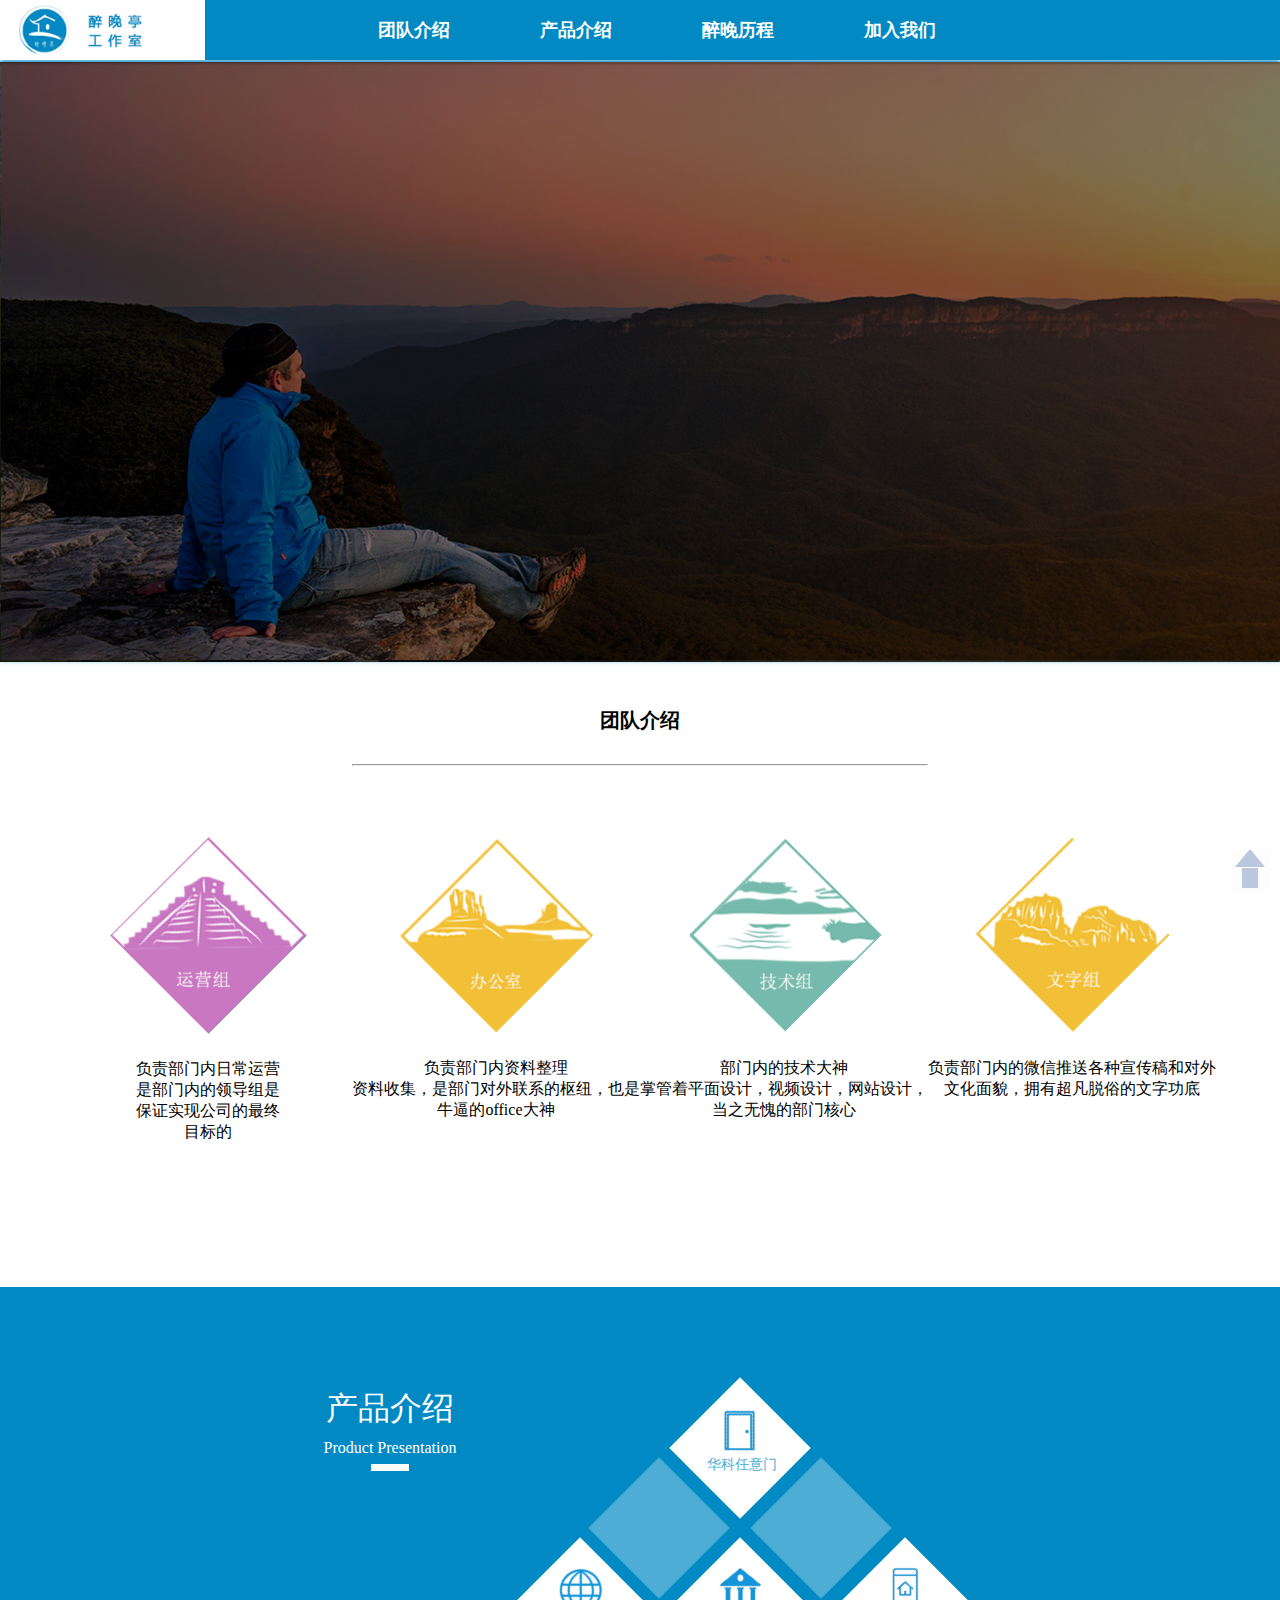
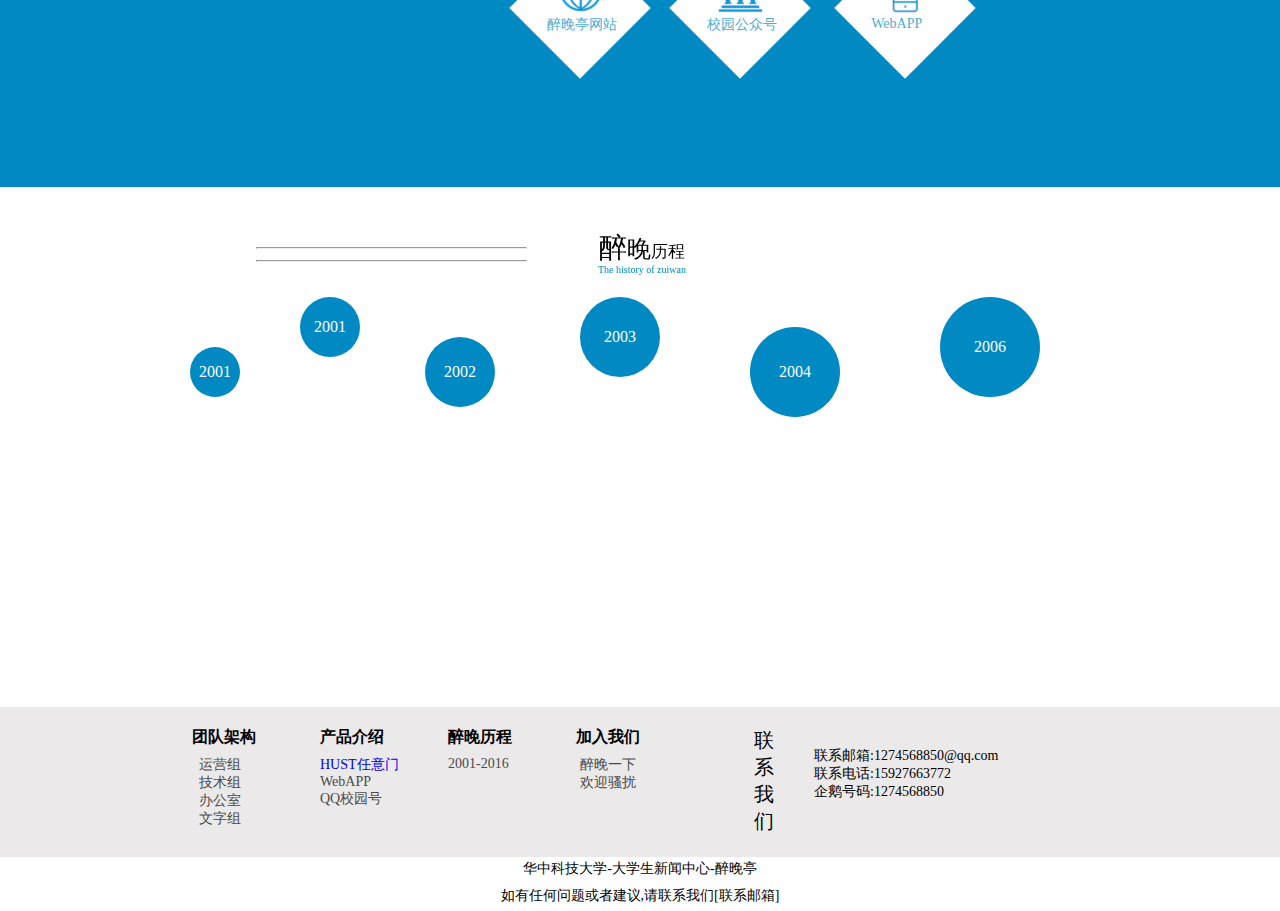
<file: home.html>
<!DOCTYPE html>
<html lang="en">
<head>
	<meta charset="UTF-8">
	<title>醉晚亭工作室</title>
	<link rel="stylesheet" href="style.css">
</head>
<body>
	<div id="arrow" onclick="pageScroll();">
		<span></span><p> </p>
	</div>
	<header>
		<div id="logo">
			<img src="images/logo.png">
		</div>
		<nav>
			<ul>
				<li><a href="#teamIntro">团队介绍</a></li>
				<li><a href="#productIntro">产品介绍</a></li>
				<li><a href="#course">醉晚历程</a></li>
				<li><a href="#footer">加入我们</a></li>
			</ul>
		</nav>
	</header>
	
	<section id="carousel">
		<div id="cover">
		</div>
	</section>

	<section id="teamIntro" >
		<h2>团队介绍<hr></h2>
		<ul class="clearfix">
			<li>
				<img src="images/team01.png" alt="">
				<p>负责部门内日常运营<br>
					 是部门内的领导组是<br>
					 保证实现公司的最终<br>目标的</p>
			</li>
			<li>
				<img src="images/team02.png" alt="">
				<p>负责部门内资料整理<br>资料收集，是部门对外联系的枢纽，也是<br>牛逼的office大神</p>
			</li>
			<li>
				<img src="images/team03.png" alt="">
				<p>部门内的技术大神<br>
					掌管着平面设计，视频设计，网站设计，当之无愧的部门核心</p>
			</li>
			<li>
				<img src="images/team04.png" alt="">
				<p>负责部门内的微信推送各种宣传稿和对外文化面貌，拥有超凡脱俗的文字功底</p>
			</li>
		</ul>
	</section>

	<section id="productIntro">
		<div id="prod-main">
			<div id="left-font">
				<h1>产品介绍</h1>
				<span>Product Presentation<hr></span>
			</div>
				<div class="imgSty"><p>WebAPP</p></div>
				<div class="imgSty"><p></p></div>
				<div class="imgSty"><p>华科任意门</p></div>
				<div class="imgSty"><p></p></div>
				<div class="imgSty"><p>校园公众号</p></div>
				<div class="imgSty"><p>醉晚亭网站</p></div>
		</div>
	</section>

	<section id="course">
		<div id="headline">
			<hr><span>醉<i>晚</i>历程<br><br><br><br><br><br><b>The history of zuiwan</b></span><hr>
		</div>
		<div id="course-main">
			<ul>
				<li><p>2001</p><span></span></li>
				<li><p>2001</p><span></span></li>
				<li><p>2002</p><span></span></li>
				<li><p>2003</p><span></span></li>
				<li><p>2004</p><span></span></li>
				<li><p>2006</p><span></span></li>
			</ul>
		</div>
	</section>

	<footer id="footer">
		<ul id="foot">
			<li>
				<ul>
					<li>团队架构</li>
					<li>&nbsp;&nbsp;运营组</li>
					<li>&nbsp;&nbsp;技术组</li>
					<li>&nbsp;&nbsp;办公室</li>
					<li>&nbsp;&nbsp;文字组</li>
				</ul>
			</li>
			<li>
				<ul>
					<li>产品介绍</li>
					<li><a href="http://www.hustgate.com">HUST任意门</a></li>
					<li>WebAPP</li>
					<li>QQ校园号</li>
				</ul>
			</li>
			<li>
				<ul>
					<li>醉晚历程</li>
					<li>2001-2016</li>
				</ul>
			</li>
			<li>
				<ul>
					<li>加入我们</li>
					<li>&nbsp;醉晚一下</li>
					<li>&nbsp;欢迎骚扰</li>
				</ul>
			</li>
		</ul>
         <div class="footright">
         	<p class="us">联系我们</p>
         	<div class="contact">
         		<p>联系邮箱:1274568850@qq.com</p>
         		<p>联系电话:15927663772</p>
         		<p>企鹅号码:1274568850</p>
         	</div>
         </div>
         <div class="clear"></div>
         <p class="bottom">华中科技大学-大学生新闻中心-醉晚亭</p>
         <p class="bottom">如有任何问题或者建议,请联系我们[联系邮箱]</p>
	</footer>
	<script src="banner.js"></script>
</body>
</html>
</file>
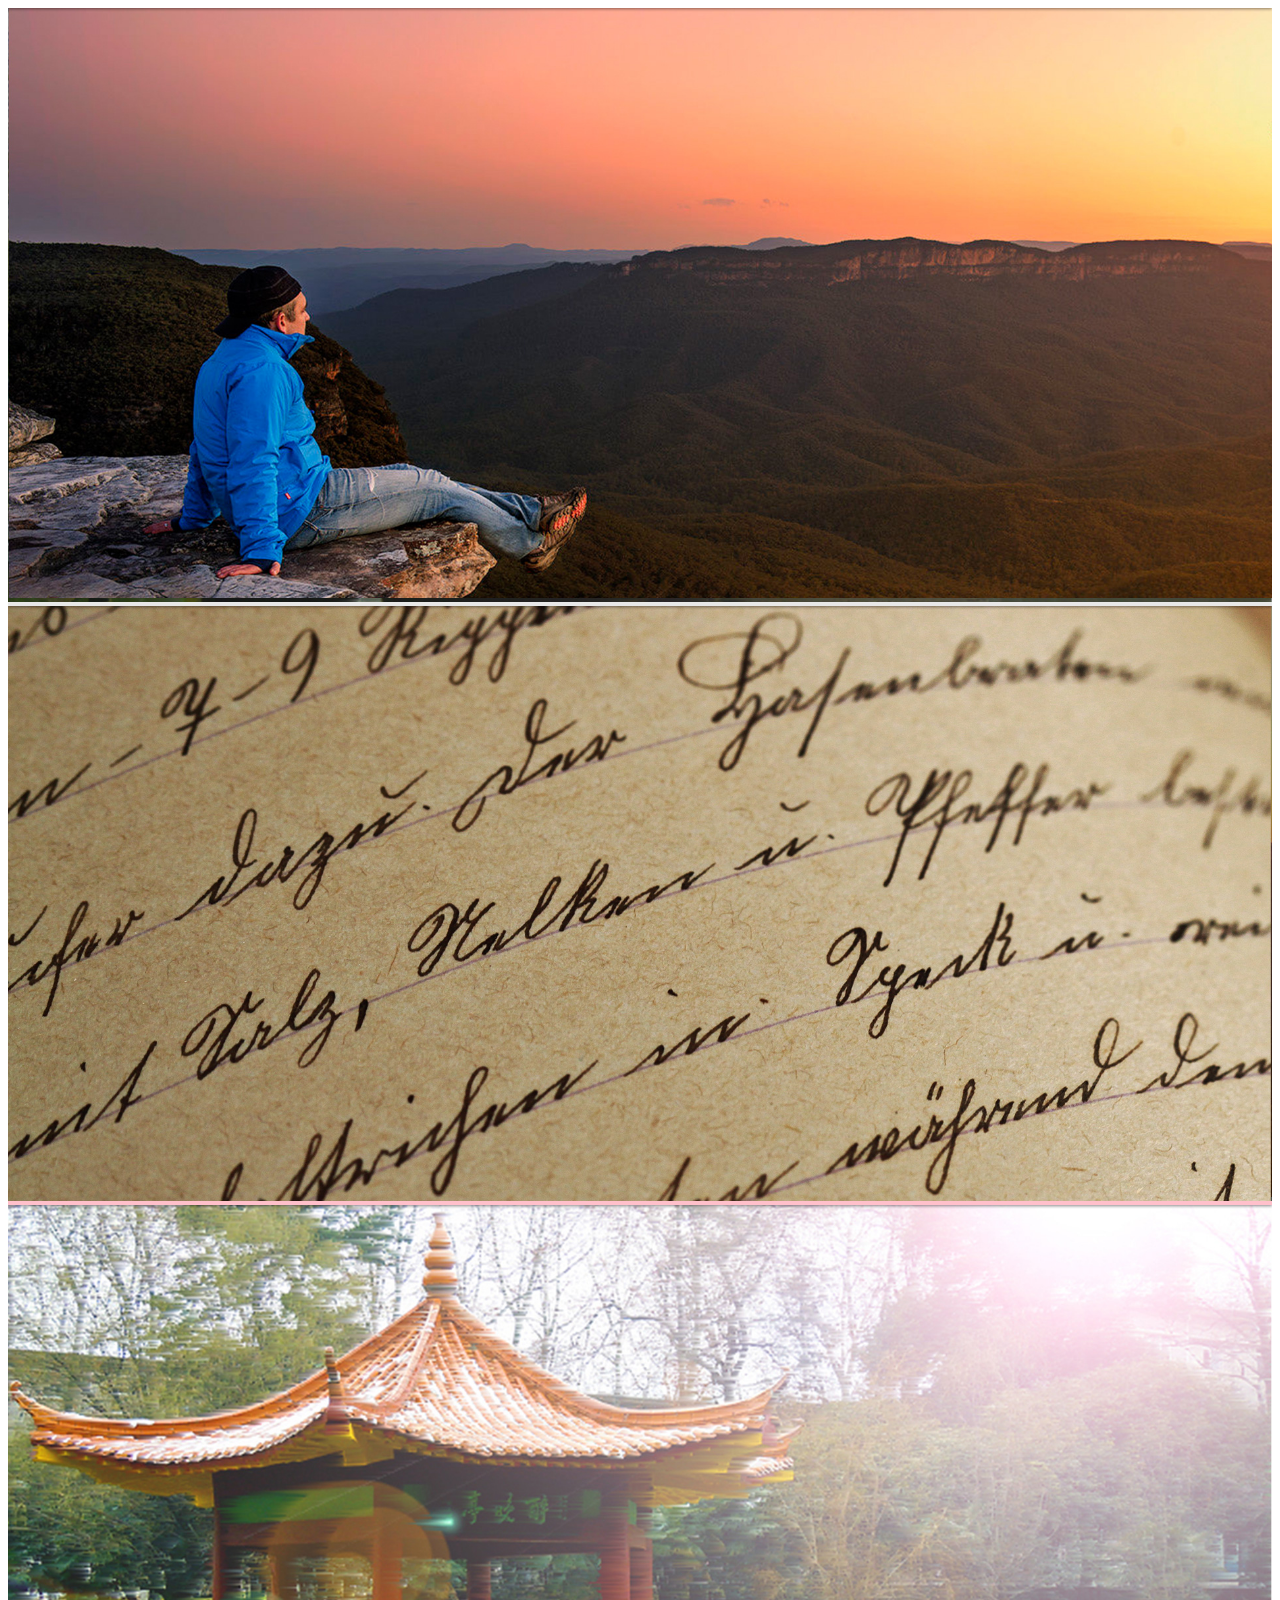
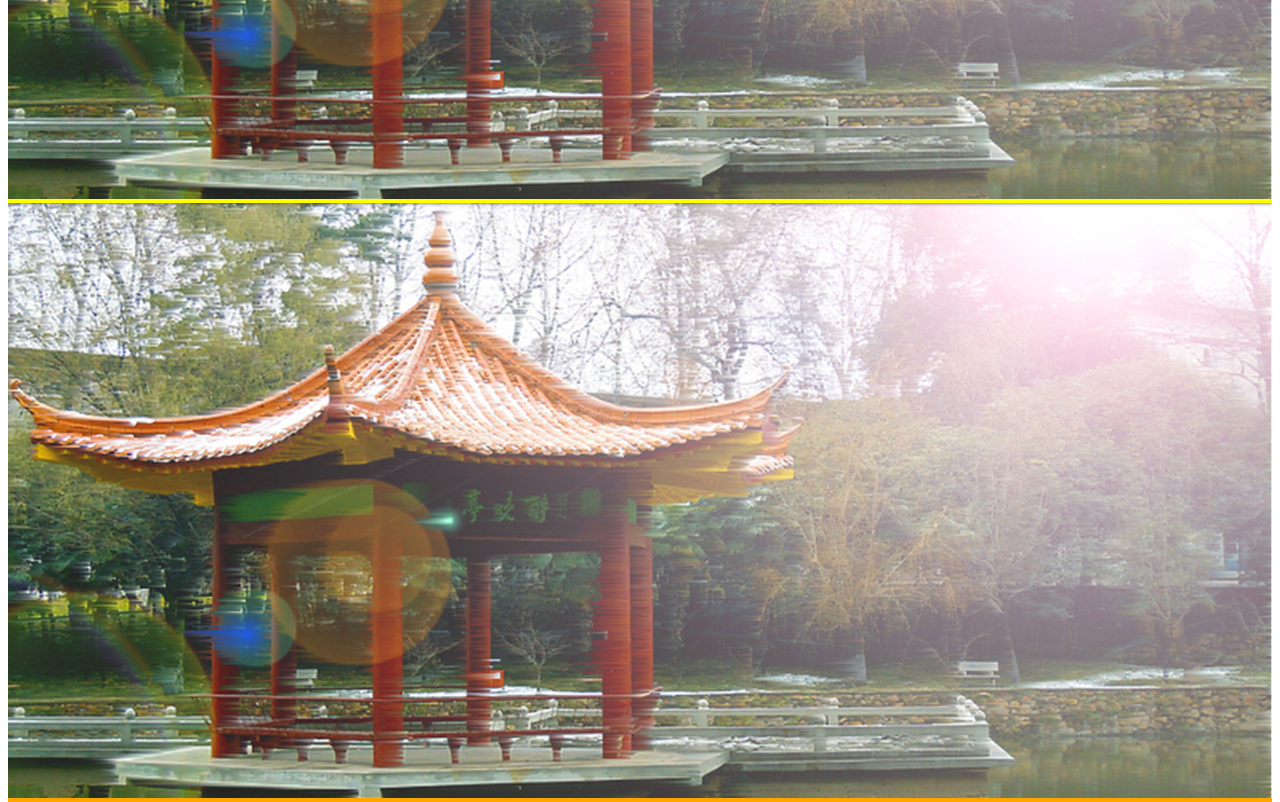
<file: scoll.html>
<!DOCTYPE html>
<html lang="en">
<head>
	<meta charset="UTF-8">
	<title>gundong</title>
</head>
<style>
	<span style="font-size:14px;">#wrap{overflow: hidden;width: 100%;}  
#main{top: 0;position: relative;}  
.content{width: 100%;margin: 0;height: 100%;}  
.num1{background: #e8e8e8;}  
.num2{background: pink;}  
.num3{background: yellow;}  
.num4{background: orange;} 
</style>
<body>
<span style="font-size:18px;"><span style="font-size:14px;"><div id="wrap">  
    <div id="main" style="top: 0;">  
        <div class="content num1">  
            <img src="images/pic1.jpg" width="100%" height="100%">  
        </div>  
        <div class="content num2">  
            <img src="images/pic2.jpg" width="100%" height="100%">  
        </div>  
        <div class="content num3">  
            <img src="images/pic3.jpg" width="100%" height="100%">  
        </div>  
        <div class="content num4">  
            <img src="images/pic3.jpg" width="100%" height="100%">  
        </div>  
    </div>  
</div>
</body>
<script>
	 var wrap = document.getElementById("wrap");  
      
    var divHeight = window.innerHeight;  
      
    wrap.style.height = divHeight + "px";  
  
    var content = $(".content");//懒得写获取类的原生js代码了，直接用了jquery，=。=  
  
    content.height(divHeight);  
  
    var startTime = 0, //开始翻屏时间  
        endTime = 0,  
        now = 0;     
  
    if ((navigator.userAgent.toLowerCase().indexOf("firefox")!=-1)){  
        //for firefox;  
        document.addEventListener("DOMMouseScroll",scrollFun,false);  
      
    }  
    else if (document.addEventListener) {  
      
        document.addEventListener("mousewheel",scrollFun,false);  
      
    }  
    else if (document.attachEvent) {  
      
        document.attachEvent("onmousewheel",scrollFun);  
      
    }  
    else{  
      
        document.onmousewheel = scrollFun;  
      
    }  
  
    //滚动事件处理函数  
    function scrollFun(event){  
  
            startTime = new Date().getTime();  
  
            var delta = event.detail || (-event.wheelDelta);  
  
            if ((endTime - startTime) < -1000) {  
                //1秒内执行一次翻页  
  
                if (delta > 0 && parseInt(main.style.top) > -divHeight * ( content.length - 1)) { //向下翻页  
  
                    now += divHeight ;  
  
                    turnPage(now);  
  
                }   
  
                if (delta < 0 && parseInt(main.style.top) < 0) { //向上翻页  
  
                    now -= divHeight ;  
  
                    turnPage(now);  
  
                }  
  
                endTime = new Date().getTime();  
  
            }  
            else{  
  
                event.preventDefault();  
  
            }  
              
    }  
  
    //翻页函数  
    function turnPage(now){  
          
        $("#main").animate({top:(-now+'px')},1000);  
    }  
</script>
</html>
</file>
<file: style.css>
h1,h2,h3,h4,h5,h6,ul,body,p,hr {
	margin: 0;
	padding: 0;
}
body {
	width: 100%;
	min-width: 1024px;
	font-family: "微软雅黑";
}
li {
	list-style-type: none;
}
a {
	text-decoration:none;
}
.clearfix:after{ clear:both; display:block; content:"";}.clearfix{ zoom:1;}
.clear{
	height: 0;
	width: 100%;
	clear: both;
}

/*箭头*/
	#arrow {
		width: 40px;
		height: 45px;
		background-color: #F9F9F9;
		position: fixed;
		bottom: 5px;
		right: 10px;
		overflow: hidden;
		opacity: 0.3;
	}
	#arrow span {
		border-left: 15px solid #F9F9F9;
		border-right: 15px solid #F9F9F9;
		border-bottom: 18px solid #1C4594;
		position: relative;
		top: -18px;
		left: 5px;
	}
	#arrow p {
		width: 0;
		height: 20px;
		border-left: 8px solid #1C4594;
		border-right: 8px solid #1C4594;
		position: relative;
		left: 12px;
	}

/*header*/
	header {
		height: 60px;
		text-align: center;
		line-height: 60px;
		background-color: #0089c2;
	}
	#logo {
		width: 205px;
		float: left;
	}
	#logo img {
		width: 100%;
	}
	nav {
		width: 55%;
		float: left;
		margin-left: 10%;
		font-size: 18px;
		font-weight: bold;
		color: #fff;
	}
	nav li a{
		width: 17%;
		float: left;
		margin: 0 3%;
		color: #fff;
	}
	nav li a:hover {
		color:#0089c2;
		background-color: #fff;
		font-size: 20px;
		transition: background-color 0.5s,font-size 2s;
	}

/*轮播图*/
	#carousel {
		height: 600px;
		background: url("images/pic1.jpg") no-repeat;
		background-size: 100%;
		margin-top: 2px;
		box-shadow: 0 -2px 5px #0089C2;
	}
	#cover {
		width: 100%;
		height: 100%;
		background-color: black;
		opacity: 0.5;
	}

/*团队介绍*/
	#teamIntro {
		height: 580px;
		padding-top: 45px;
		cursor: default;
	}
	h2 {
		font-size: 20px;
		margin: 0 auto;
		width: 45%;
		text-align: center;
		cursor: default;
	}
	#teamIntro h2 hr {
		margin-top: 30px;
	}
	#teamIntro ul {
		width: 90%;
		margin: 50px auto 10px auto;
	}
	#teamIntro ul li {
		width: 25%;
		height: 365px;
		float: left;
		text-align: center;
	}
	#teamIntro ul li:hover {
		background-color: rgb(0,137,194);
		transition: background-color 0.5s;
	}
	#teamIntro ul li:hover img {
		position: relative;
		top: -15px;
	}
	#teamIntro ul li img {
		transform:translate(0,50px) rotate(-45deg);
	}
	#teamIntro ul li p {
		margin-top: 100px;
	}

/*产品介绍*/
	#productIntro {
		height: 500px;
		background-color: rgb(0,137,194);
		color: #fff;
		cursor: default;
	}
	#prod-main {
		width: 1000px;
		height: 500px;
		box-sizing: border-box;
		padding: 0 150px 0 100px;
		margin: 0 auto;
	}
	#left-font {
		width: 300px;
		text-align: center;
		padding-top: 100px;
	}
	#left-font h1 {
		font-weight: normal;
		margin-bottom: 8px;
	}
	#left-font span hr{
		width: 38px;
		border: 0;
		border-top: 7px solid #fff;
		margin: 7px auto;
	}
	.imgSty {
		width: 100px;
		height: 100px;
		transform: rotate(-45deg);
		float: right;
		position: relative;
		background-color: #fff;
		background-repeat: no-repeat;
		background-size: 70%;
		background-position: 28px 3px;
	}
	.imgSty:hover {
		background-color: rgb(40,40,46);
	}
	.imgSty p {
		color: rgb(77,173,212);
		font-size: 14px;
		transform: rotate(45deg);
		position: relative;
		top: 65px;
	}
	.imgSty:hover p {
		color: #fff;
	}
	#productIntro div:nth-child(2) {
		background-image: url("images/webapp.png");
		left: -35px;
		top: 80px;
	}
	#productIntro div:nth-child(3){
		background-color: rgb(77,173,212);
		left: -19px;
	}
	#productIntro div:nth-child(4) {
		background-image: url("images/hustgate.png");
		top: -80px;
	}
	#productIntro div:nth-child(5) {
		background-color: rgb(77,173,212);
		left: 19px;
	}
	#productIntro div:nth-child(6) {
		background-image: url("images/xiaoyuanhao.png");
		left: 200px;
		top: 80px;
	}
	#productIntro div:nth-child(7) {
		background-image: url("images/zuiwan.png");
		left: 140px;
		top: 80px;
	}


/*醉晚历程*/
	#course {
		height: 460px;
		padding-top: 60px;
		cursor: default;
		position: relative;
	}
	#headline {
		width: 60%;
		margin: 0 auto;
	}
	#headline hr {
		width: 35%;
		color: #0089c2;
		float: left;
	}
	#headline span {
		font-family: "楷体";
		width: 30%;
		float: left;
		text-align: center;
		font-size: 17px;
		line-height: 1px;
	}
	#headline span:first-letter {
		font-size: 28px;
	}
	#headline span i {
		height: 20px;
		font-style: normal;
		font-size:24px;
	}
	#headline span b {
		font-weight: normal;
		font-size:10px;
		color: #0089c2;
		position: relative;
		top: 10px;
	}

	#course-main {
		width: 1000px;
		height: 410px;
		margin: 50px auto 0 auto;
	}
	#course-main li {
		float: left;
		position: relative;
	}
	#course-main li p{
		text-align:center;
		color: #fff;
		background-color: rgb(0,137,194);
		border-radius: 100%;
	}
	#course-main li:nth-child(1) {
		left: 50px;
		top: 50px;
	}
	#course-main li:nth-child(1) p {
		width: 50px;
		height: 50px;
		line-height: 50px;
		left: 50px;
	}
	#course-main li:nth-child(2) {
		left: 110px;
	}
	#course-main li:nth-child(2) p {
		width: 60px;
		height: 60px;
		line-height: 60px;
	}
	#course-main li:nth-child(3) {
		left: 175px;
		top: 40px;
	}
	#course-main li:nth-child(3) p {
		width: 70px;
		height: 70px;
		line-height: 70px;
	}
	#course-main li:nth-child(4) {
		left: 260px;
	}
	#course-main li:nth-child(4) p {
		width: 80px;
		height: 80px;
		line-height: 80px;
	}
	#course-main li:nth-child(5) {
		left: 350px;
		top: 30px;
	}
	#course-main li:nth-child(5) p {
		width: 90px;
		height: 90px;
		line-height: 90px;
	}
	#course-main li:nth-child(6) {
		left: 450px;
	}
	#course-main li:nth-child(6) p {
		width: 100px;
		height: 100px;
		line-height: 100px;
	}

/*footer*/
	footer {
		height: 130px;
		font-size: 14px;
		background-color: rgb(235,233,233);
		
		padding-top: 20px;
	}
	#foot {
		float: left;
		width: 40%;
		height: 100%;
		margin-left:15%;
		text-align: center;
	}
	#foot li ul{
		width: 25%;
		float: left;
		color: rgb(74,74,74);
		text-align: left;
	}
	#foot li ul li:first-child {
		margin-bottom: 8px;
		font-size: 16px;
		font-weight: bold;
		color: #000;
	}
	#footer .footright{
		width: 43%;
		float: left;
		height: 100%;
	}
	#footer .footright .us{
		margin-left: 50px;
		width: 20px;
		font-size: 20px;
		padding:0;
		display: inline-block;
	}
	#footer .footright .contact{
		width:80%;
		padding:0;
		height: 100%;
		margin-top: 0;
		float:right;
		padding-top: 20px;
	}
	#footer .footright .contact p{
		width: 100%;
	}
	#footer .bottom{
		text-align: center;		
		padding: 3px 0 6px 0;
	}
</file>
